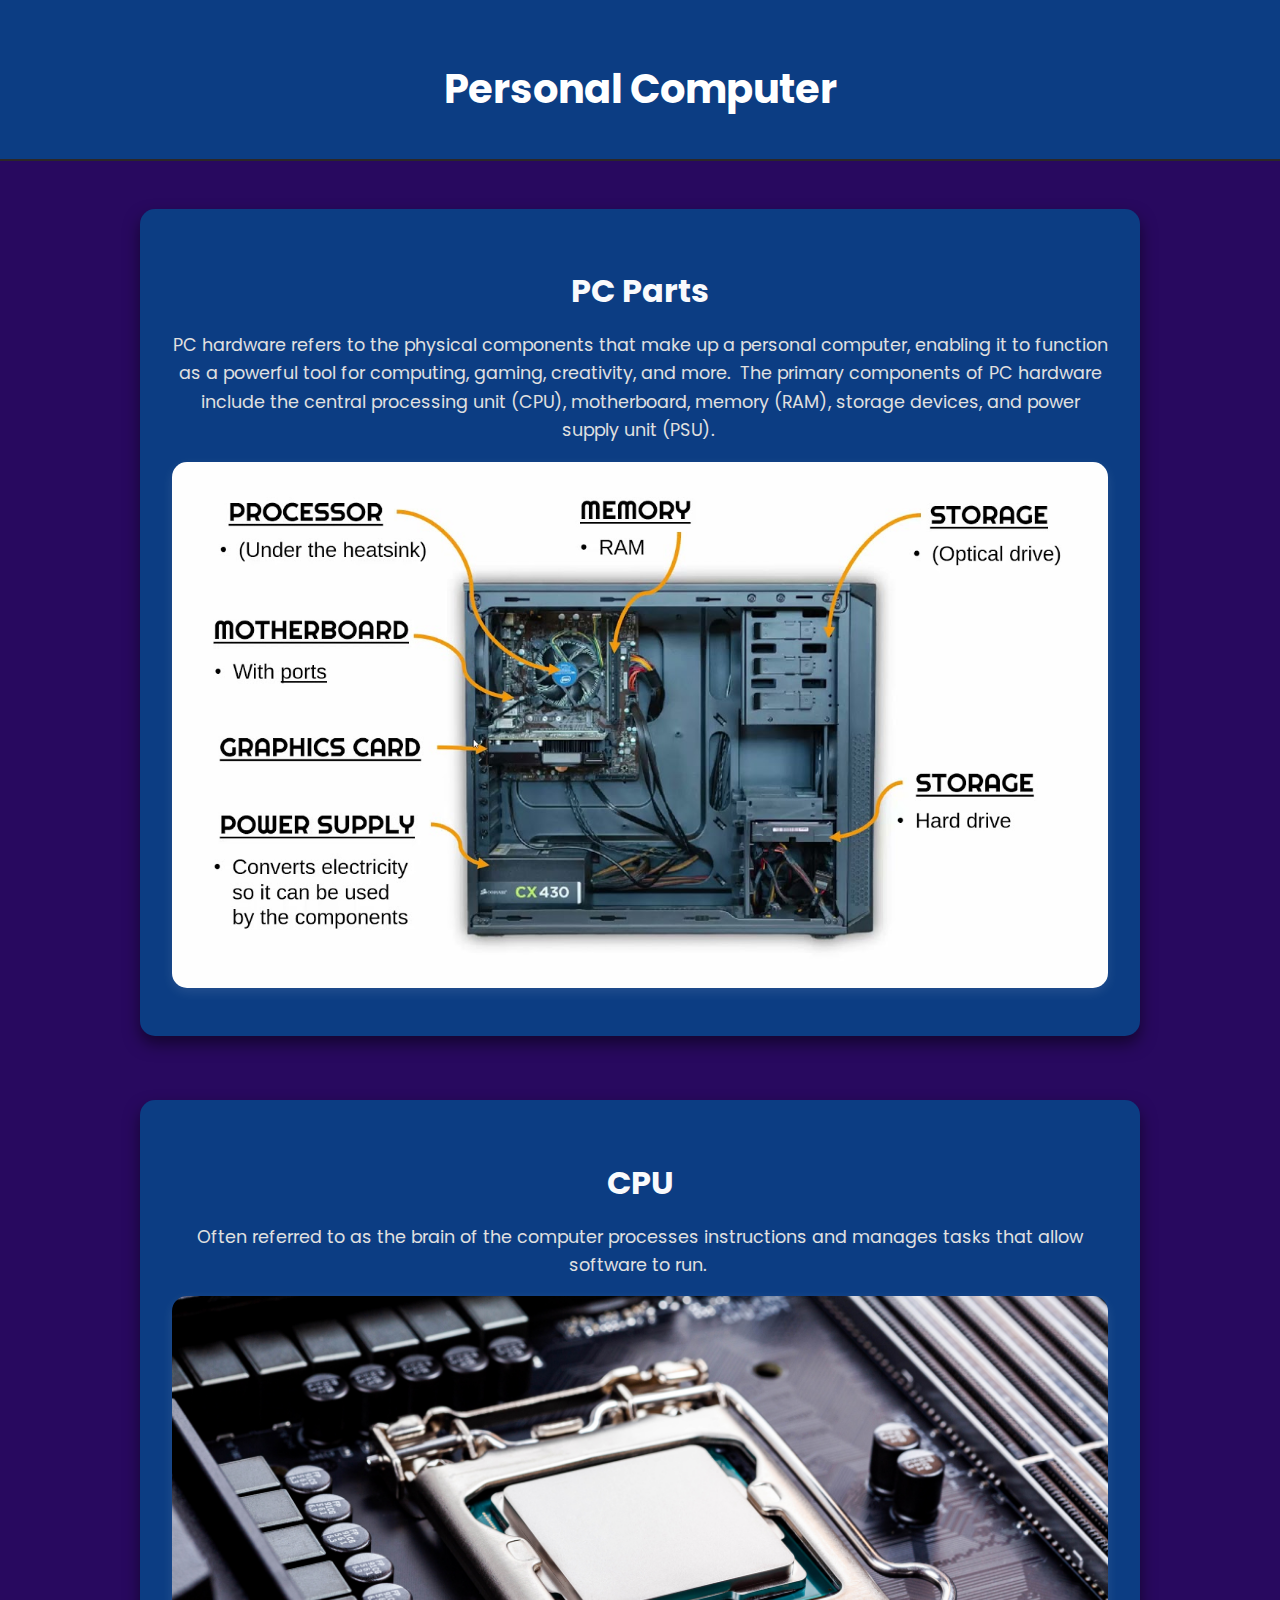
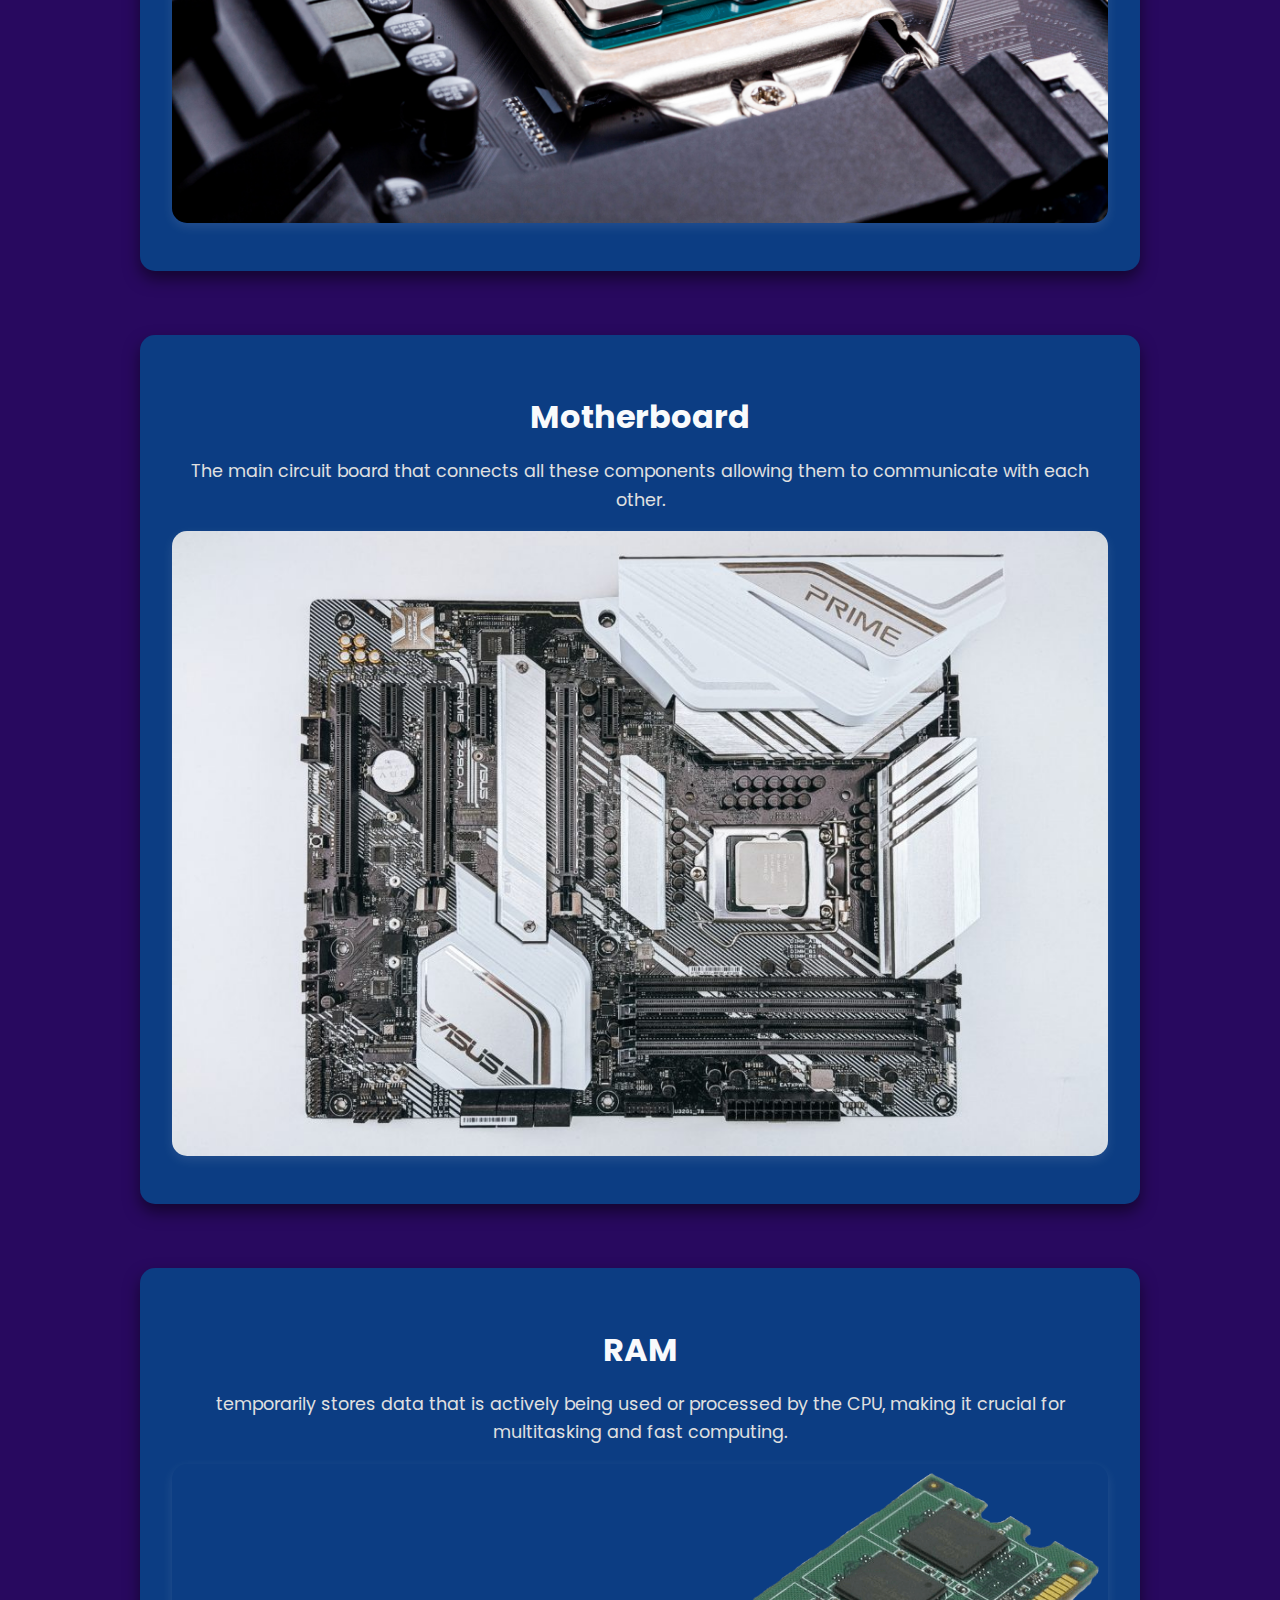
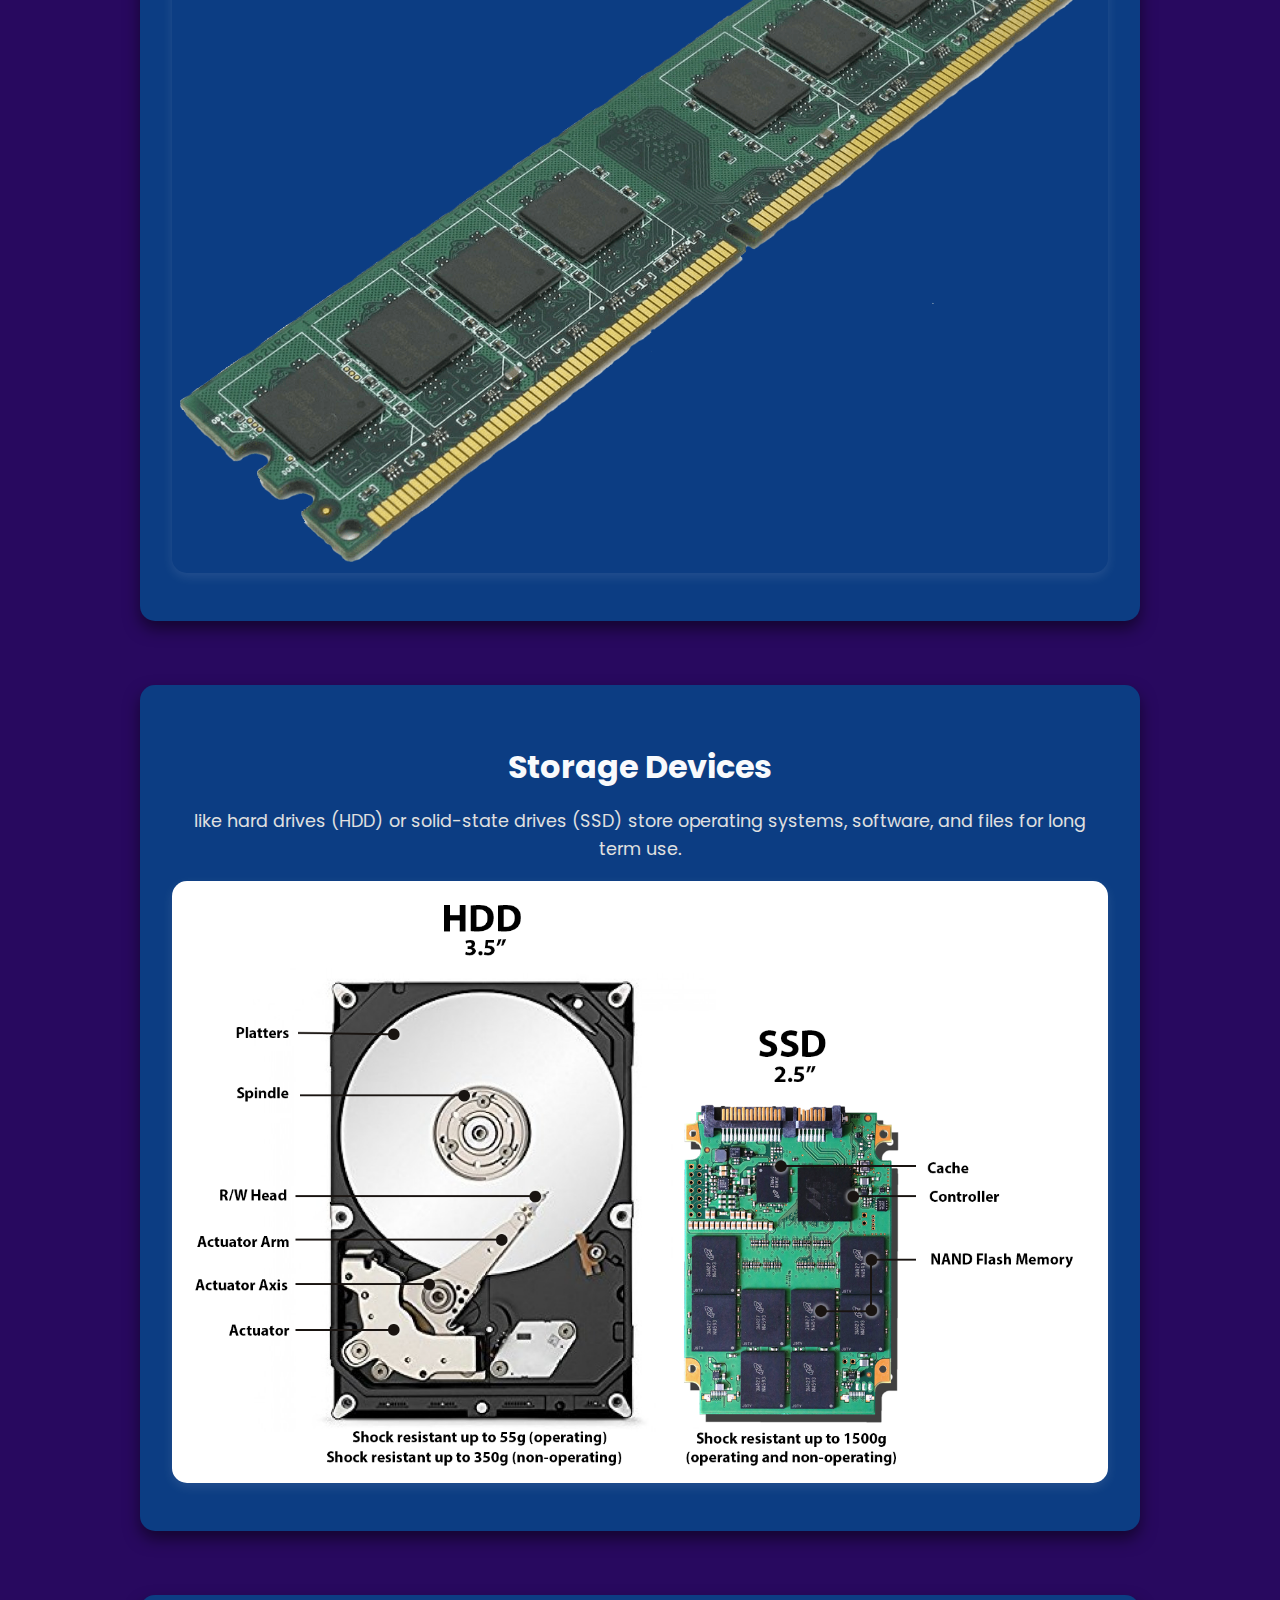
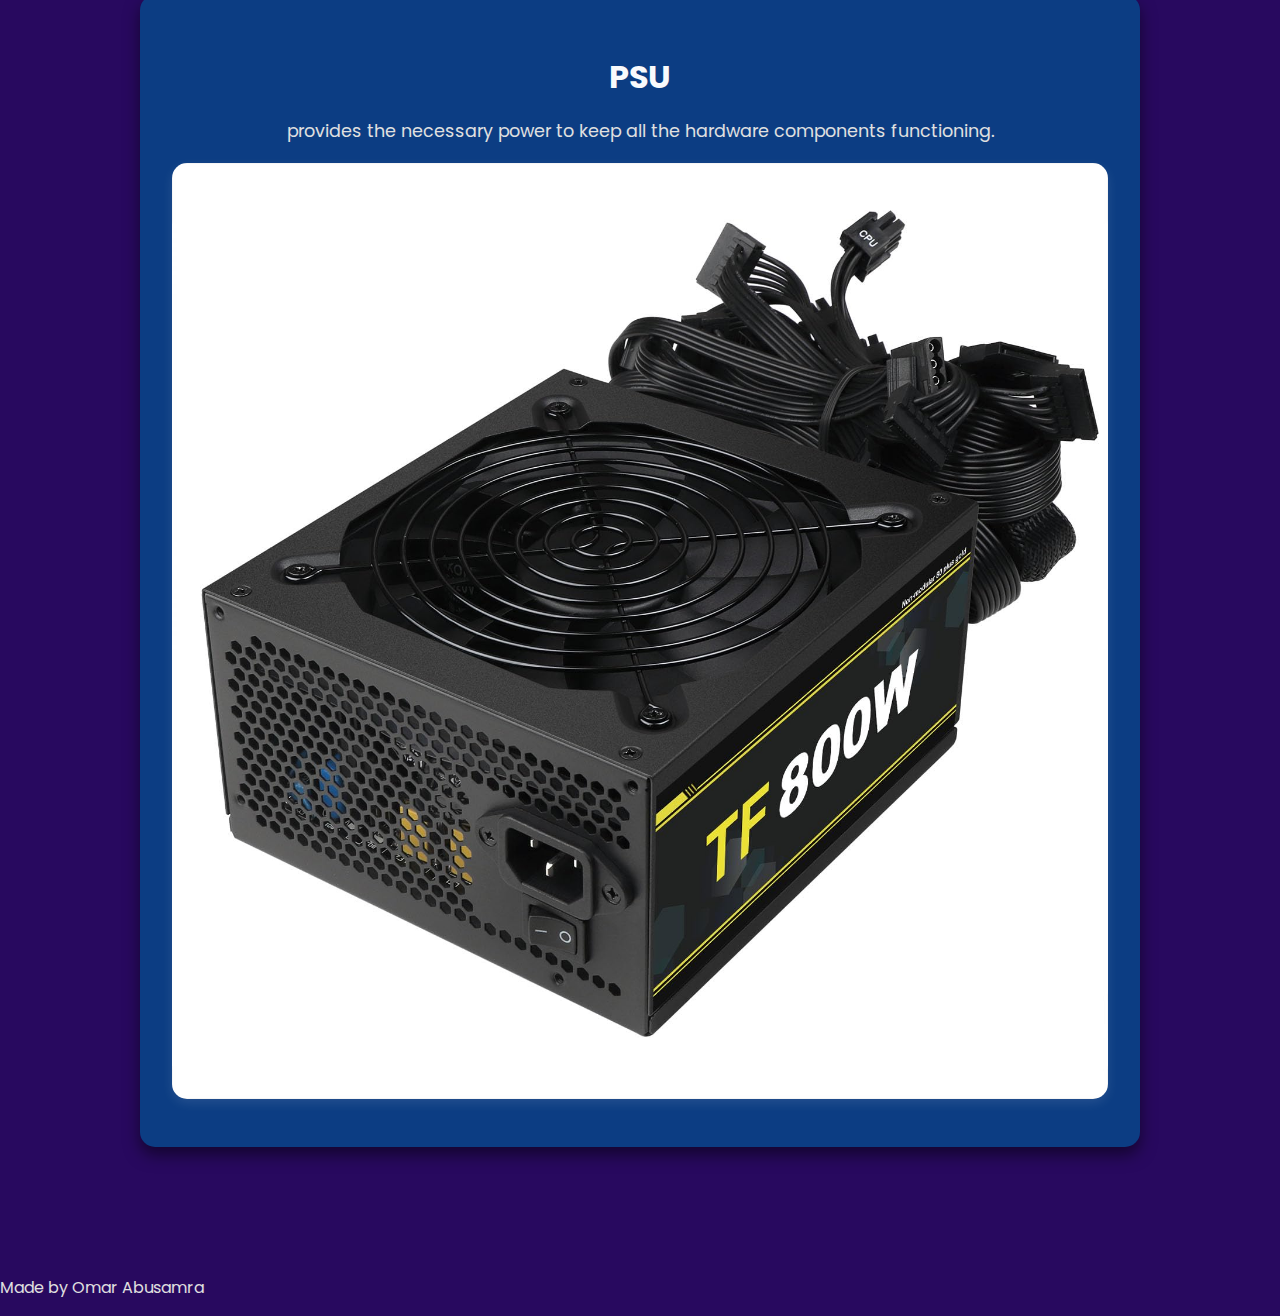
<file: index.html>
<!DOCTYPE html>
<html lang="en">
<head>
    <meta charset="UTF-8">
    <meta name="viewport" content="width=device-width, initial-scale=1.0">
    <title>My Hobbies</title>
    <link rel="stylesheet" href="style.css">
    <link href="https://fonts.googleapis.com/css2?family=Poppins:wght@400;600&display=swap" rel="stylesheet">
</head>
<body>

<header>
    <h1>Personal Computer</h1>
</header>

<main>
    <section class="info">
        <h2>PC Parts</h2>
        <p>PC hardware refers to the physical components that make up a personal computer, enabling it to function as a powerful tool for computing, gaming, creativity, and more. 
        The primary components of PC hardware include the central processing unit (CPU), motherboard, memory (RAM), storage devices, and power supply unit (PSU). 
		</p>
        <div class="images">
            <img src="maxresdefault.jpg" alt="https://i.ytimg.com/vi/FQfcAm0FnWU/maxresdefault.jpg">
        </div>
	</section>

    <section class="info">
        <h2>CPU</h2>
        <p>Often referred to as the brain of the computer processes instructions and manages tasks that allow software to run. 
		</p>
        <div class="images">
            <img src="JV6zY68wrNBvQHCxWGvzkh.jpg" alt="https://cdn.mos.cms.futurecdn.net/JV6zY68wrNBvQHCxWGvzkh.jpg">
        </div>
	</section>
	
	<section class="info">
        <h2>Motherboard</h2>
        <p>The main circuit board that connects all these components allowing them to communicate with each other.
		</p>
        <div class="images">
            <img src="pexels-andrey-matveev-5766819-1024x683.jpg" alt="https://www.totalphase.com/media/blog/2022/06/pexels-andrey-matveev-5766819-1024x683.jpg">
        </div>
	</section>
	
	<section class="info">
        <h2>RAM</h2>
        <p>temporarily stores data that is actively being used or processed by the CPU, making it crucial for multitasking and fast computing.
		</p>
        <div class="images">
            <img src="rdim ano.png" alt="https://anafra.eu/file/264382b899b90c9974667f6cc112c369/3060/rdim%20ano.png">
        </div>
	</section>
	
	<section class="info">
        <h2>Storage Devices</h2>
        <p>like hard drives (HDD) or solid-state drives (SSD) store operating systems, software, and files for long term use.
		</p>
        <div class="images">
            <img src="1_VWj5gY8EO9sdHZLiuxAyNg.png" alt="https://miro.medium.com/v2/resize:fit:2000/1*VWj5gY8EO9sdHZLiuxAyNg.png">
        </div>
	</section>
	
	<section class="info">
        <h2>PSU</h2>
        <p>provides the necessary power to keep all the hardware components functioning.
		</p>
        <div class="images">
            <img src="71OKmvqoHTL.jpg" alt="https://m.media-amazon.com/images/I/71OKmvqoHTL.jpg">
        </div>
	</section>
</main>

<footer>
    <p>Made by Omar Abusamra</p>
</footer>

</body>
</html>
</file>
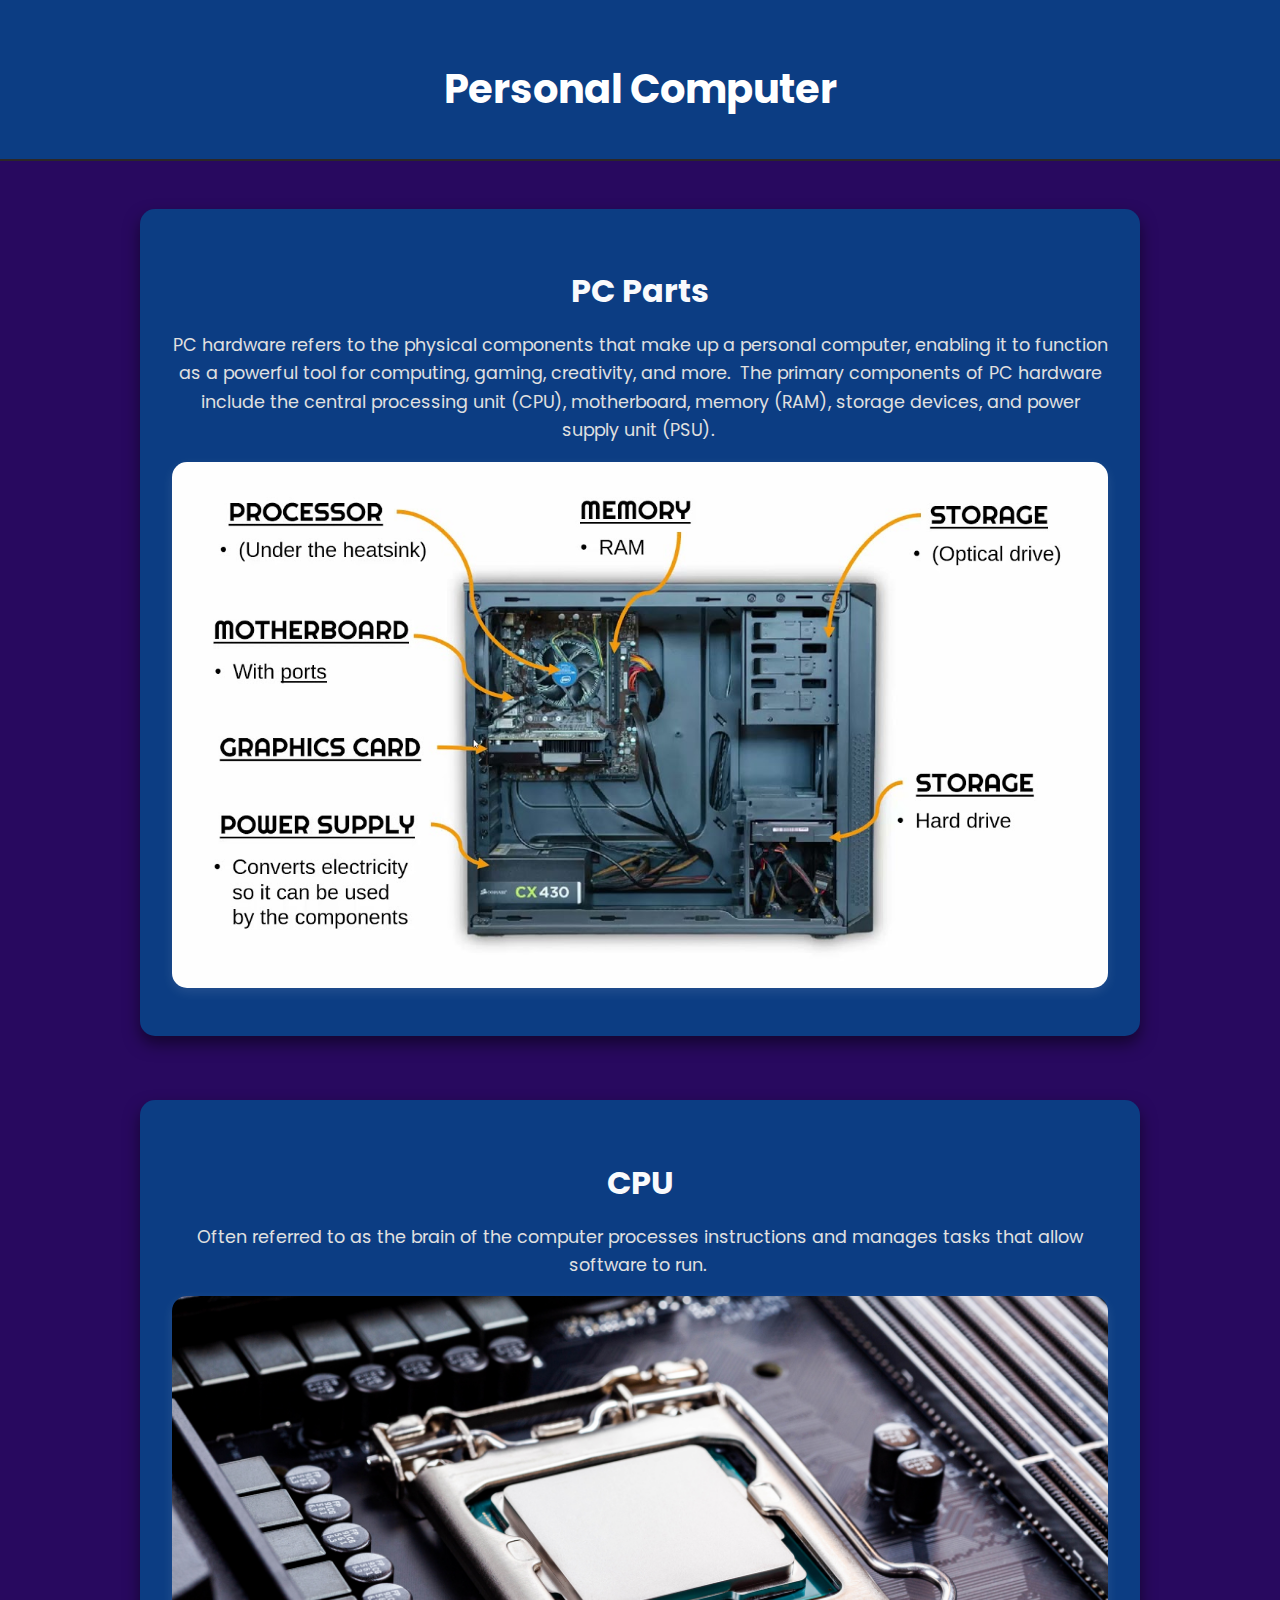
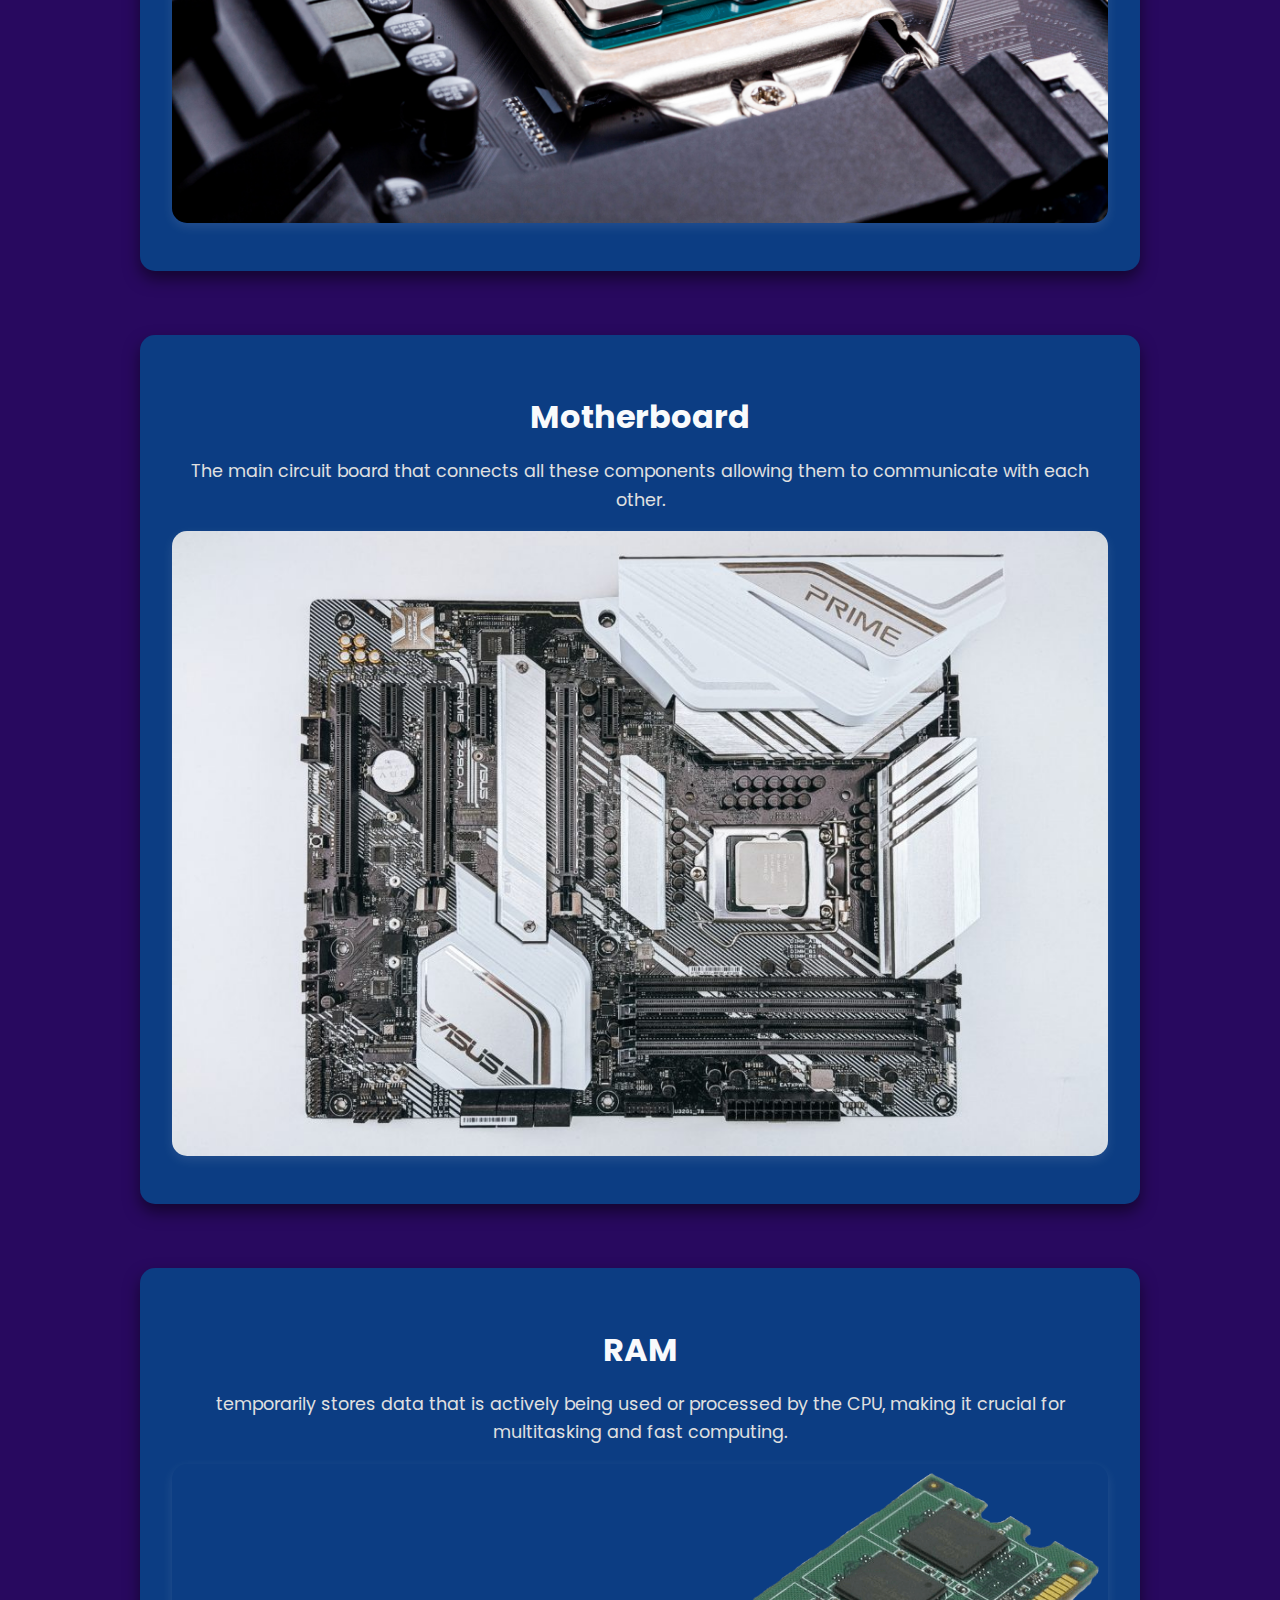
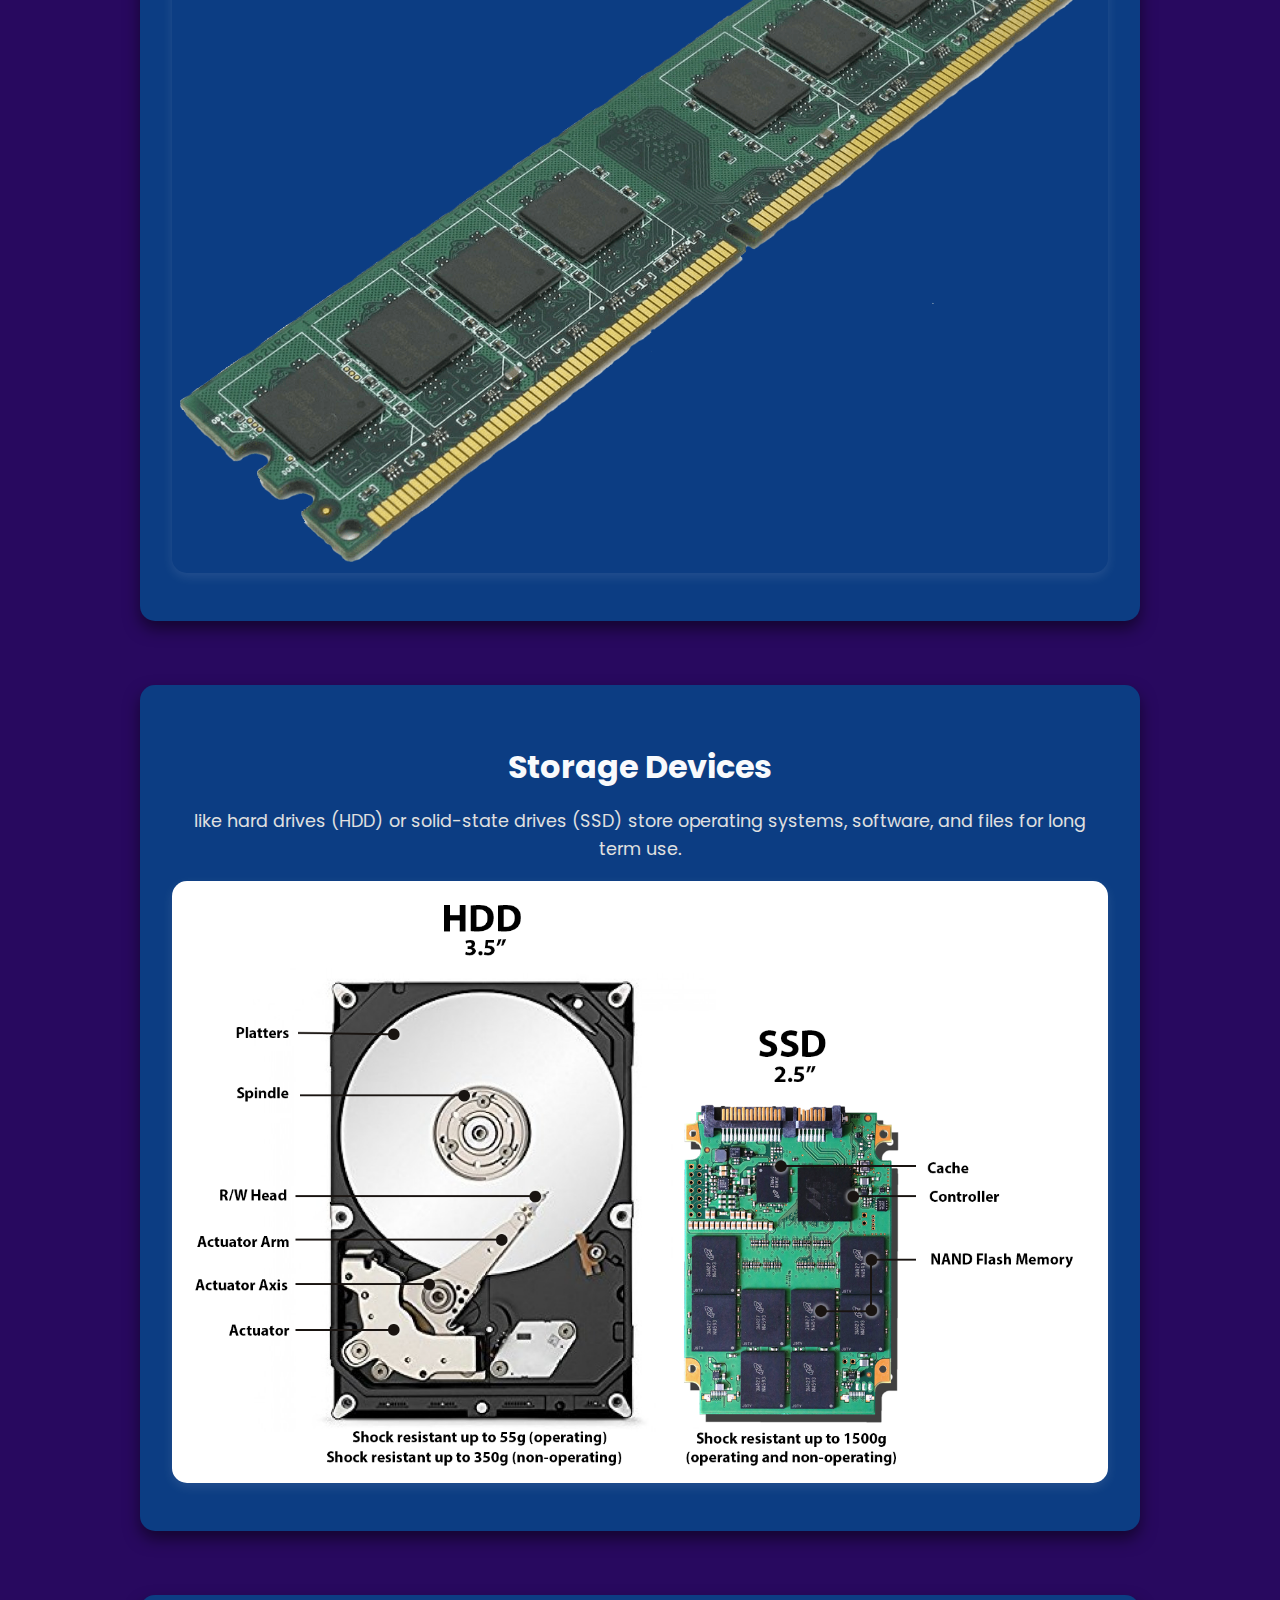
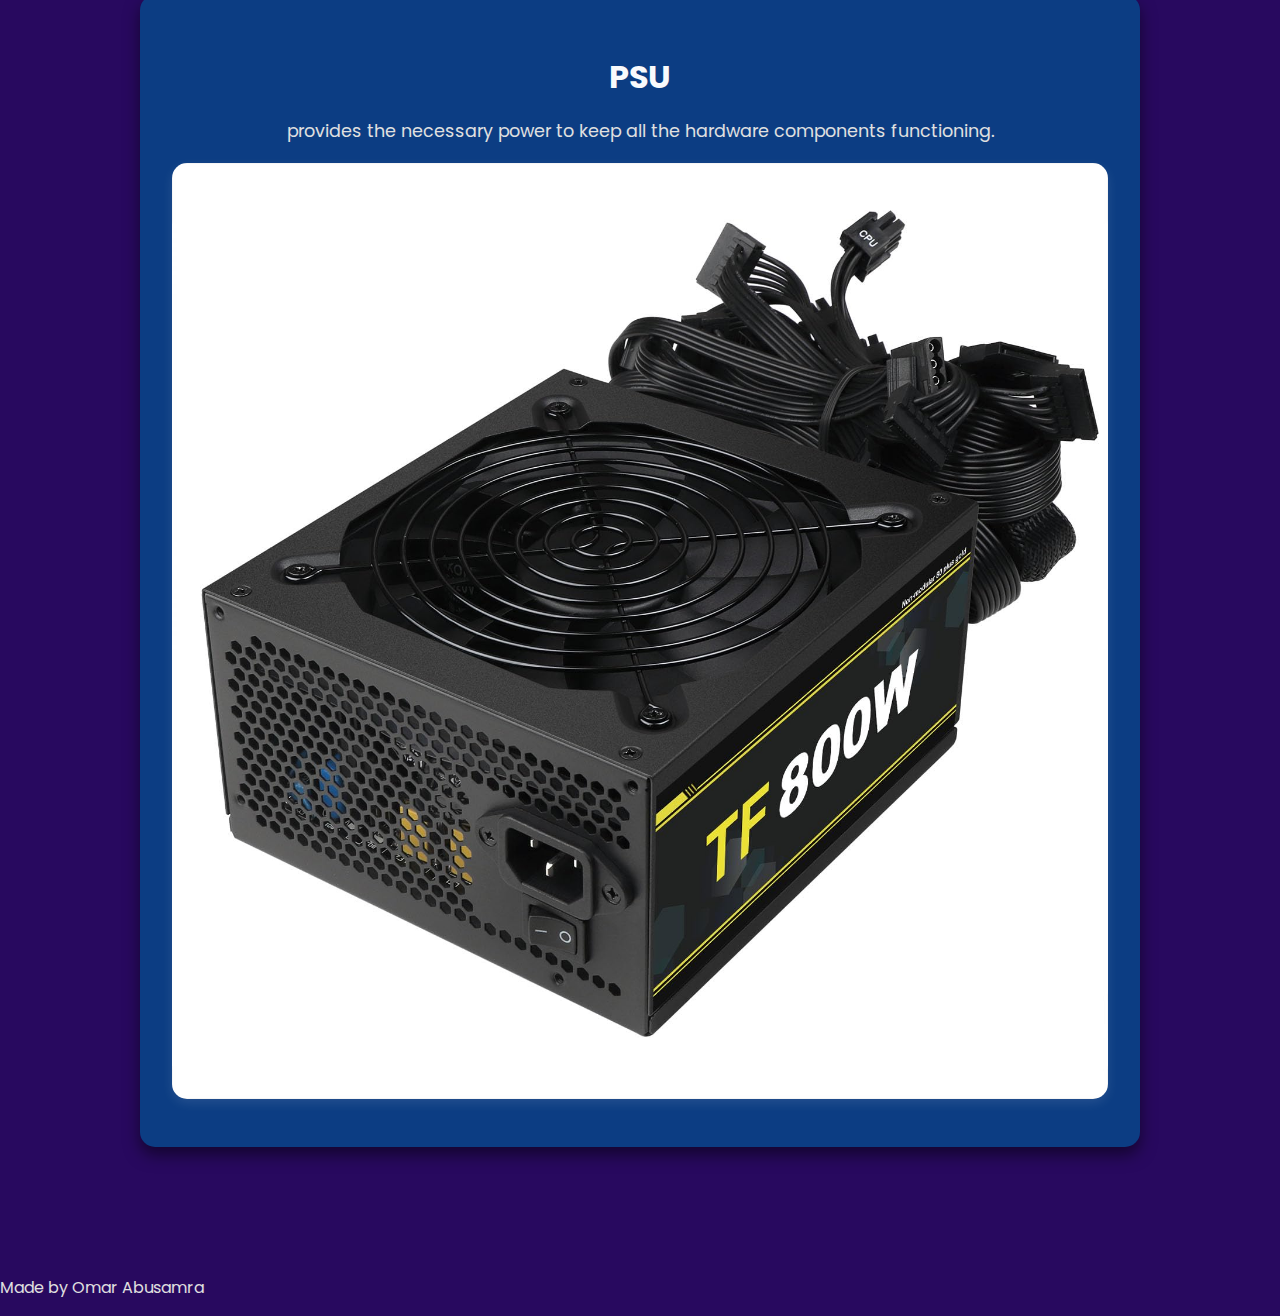
<file: website1.html>
<!DOCTYPE html>
<html lang="en">
<head>
    <meta charset="UTF-8">
    <meta name="viewport" content="width=device-width, initial-scale=1.0">
    <title>My Hobbies</title>
    <link rel="stylesheet" href="style.css">
    <link href="https://fonts.googleapis.com/css2?family=Poppins:wght@400;600&display=swap" rel="stylesheet">
</head>
<body>

<header>
    <h1>Personal Computer</h1>
</header>

<main>
    <section class="info">
        <h2>PC Parts</h2>
        <p>PC hardware refers to the physical components that make up a personal computer, enabling it to function as a powerful tool for computing, gaming, creativity, and more. 
        The primary components of PC hardware include the central processing unit (CPU), motherboard, memory (RAM), storage devices, and power supply unit (PSU). 
		</p>
        <div class="images">
            <img src="maxresdefault.jpg" alt="pc 1">
        </div>
	</section>

    <section class="info">
        <h2>CPU</h2>
        <p>Often referred to as the brain of the computer processes instructions and manages tasks that allow software to run. 
		</p>
        <div class="images">
            <img src="JV6zY68wrNBvQHCxWGvzkh.jpg" alt="pc 2">
        </div>
	</section>
	
	<section class="info">
        <h2>Motherboard</h2>
        <p>The main circuit board that connects all these components allowing them to communicate with each other.
		</p>
        <div class="images">
            <img src="pexels-andrey-matveev-5766819-1024x683.jpg" alt="pc 3">
        </div>
	</section>
	
	<section class="info">
        <h2>RAM</h2>
        <p>temporarily stores data that is actively being used or processed by the CPU, making it crucial for multitasking and fast computing.
		</p>
        <div class="images">
            <img src="rdim ano.png" alt="pc 4">
        </div>
	</section>
	
	<section class="info">
        <h2>Storage Devices</h2>
        <p>like hard drives (HDD) or solid-state drives (SSD) store operating systems, software, and files for long term use.
		</p>
        <div class="images">
            <img src="1_VWj5gY8EO9sdHZLiuxAyNg.png" alt="pc 5">
        </div>
	</section>
	
	<section class="info">
        <h2>PSU</h2>
        <p>provides the necessary power to keep all the hardware components functioning.
		</p>
        <div class="images">
            <img src="71OKmvqoHTL.jpg" alt="pc 6">
        </div>
	</section>
</main>

<footer>
    <p>Made by Omar Abusamra</p>
</footer>

</body>
</html>
</file>
<file: style.css>
/* Google Font */
body {
    font-family: 'Poppins', sans-serif;
    background-color: #28095f; 
    margin: 0;
    padding: 0;
    color: #e0e0e0;
}


header {
    background-color: #0c3d83;
    color: #ffffff;
    padding: 2rem 1rem;
    text-align: center;
    border-bottom: 2px solid #2c2727;
}

header h1 {
    margin-bottom: 0.5rem;
    font-size: 2.5rem;
}

header p {
    font-size: 1.2rem;
    font-weight: 300;
}

/* Main content */
main {
    padding: 3rem 2rem;
    max-width: 1000px;
    margin: auto;
}

.info {
    margin-bottom: 4rem;
    text-align: center;
    background-color: #0c3d83;
    padding: 2rem;
    border-radius: 15px;
    box-shadow: 0 8px 16px rgba(0, 0, 0, 0.5);
}

.info h2 {
    color: #f9fafc;
    font-size: 2rem;
    margin-bottom: 1rem;
}

/* Image gallery style */
.images {
    display: flex;
    justify-content: center;
    gap: 20px;
    flex-wrap: wrap;
    margin-bottom: 1rem;
}

.images img {
    width: 100%;
    max-width: 1024px;
    border-radius: 15px;
    box-shadow: 0 4px 12px rgba(255, 255, 255, 0.1);
}

.info p {
    font-size: 1.1rem;
    line-height: 1.6;
    margin-top: 1rem;
}
</file>
